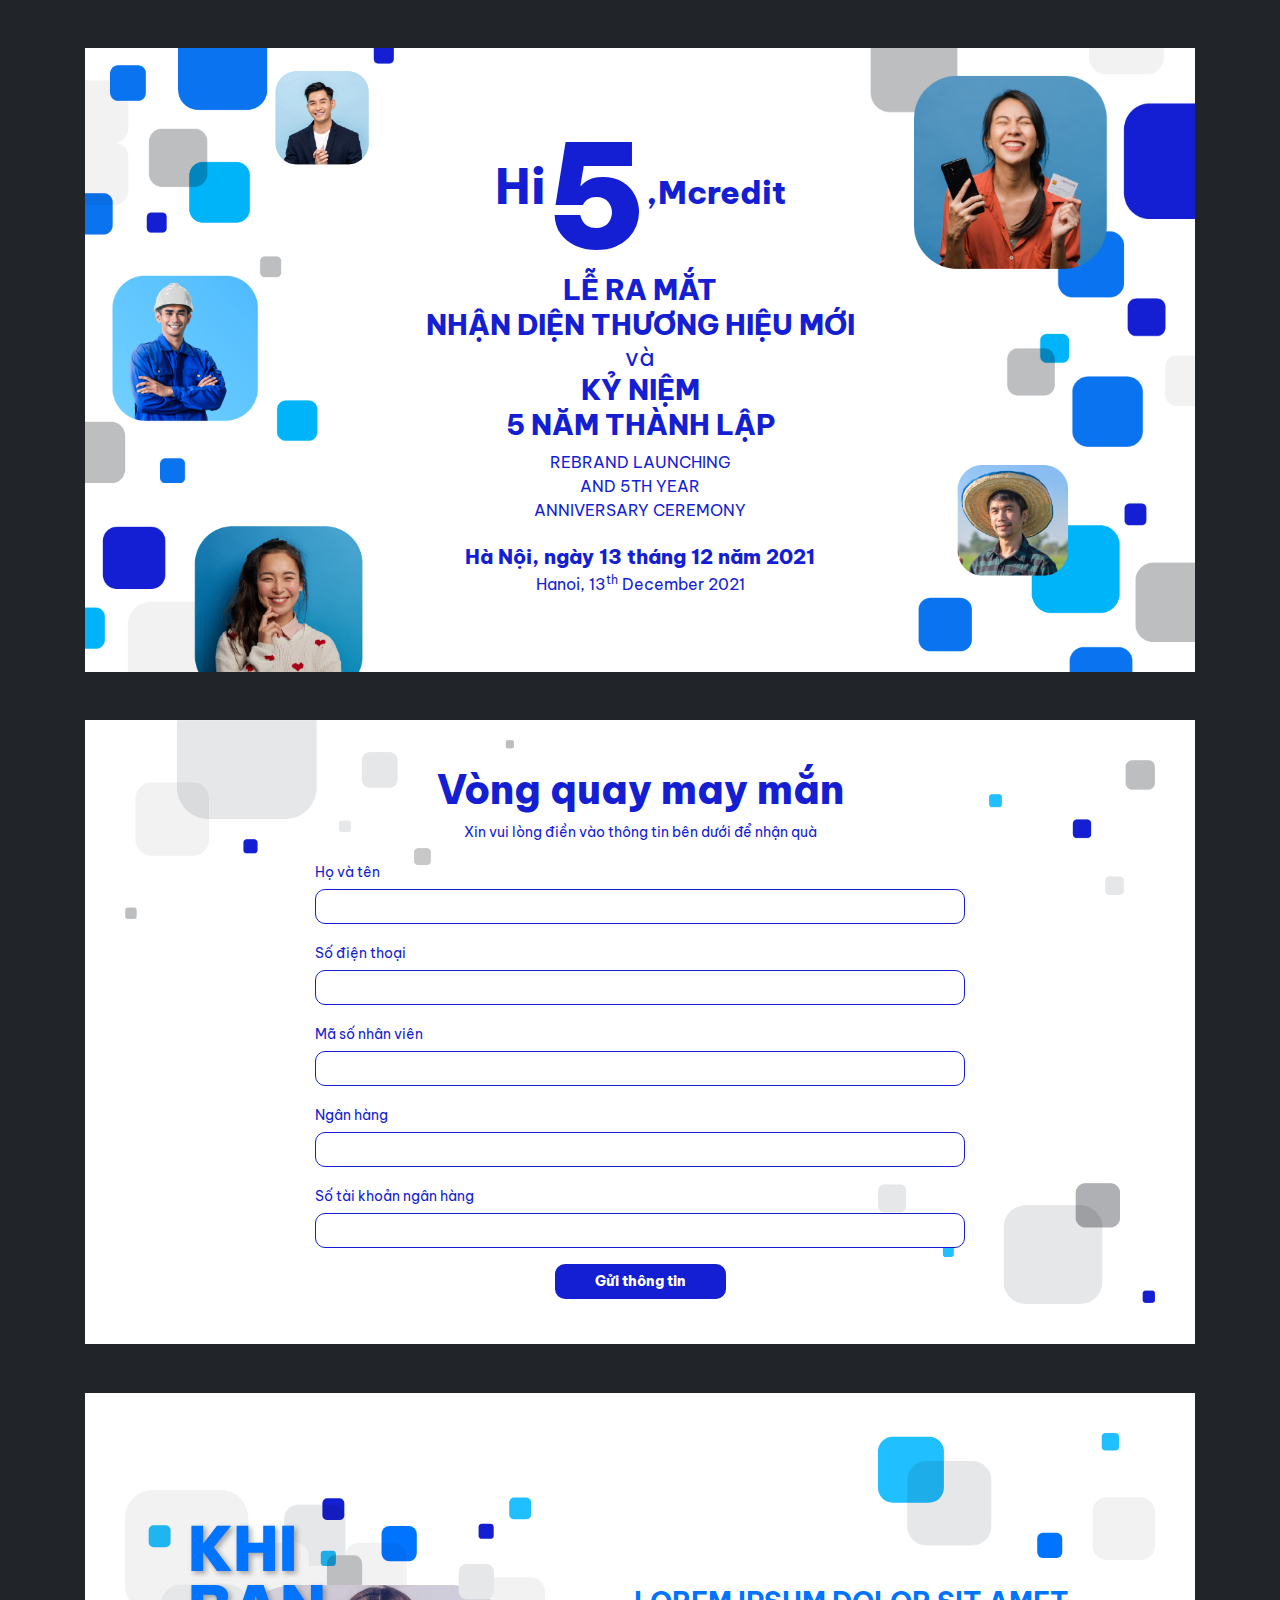
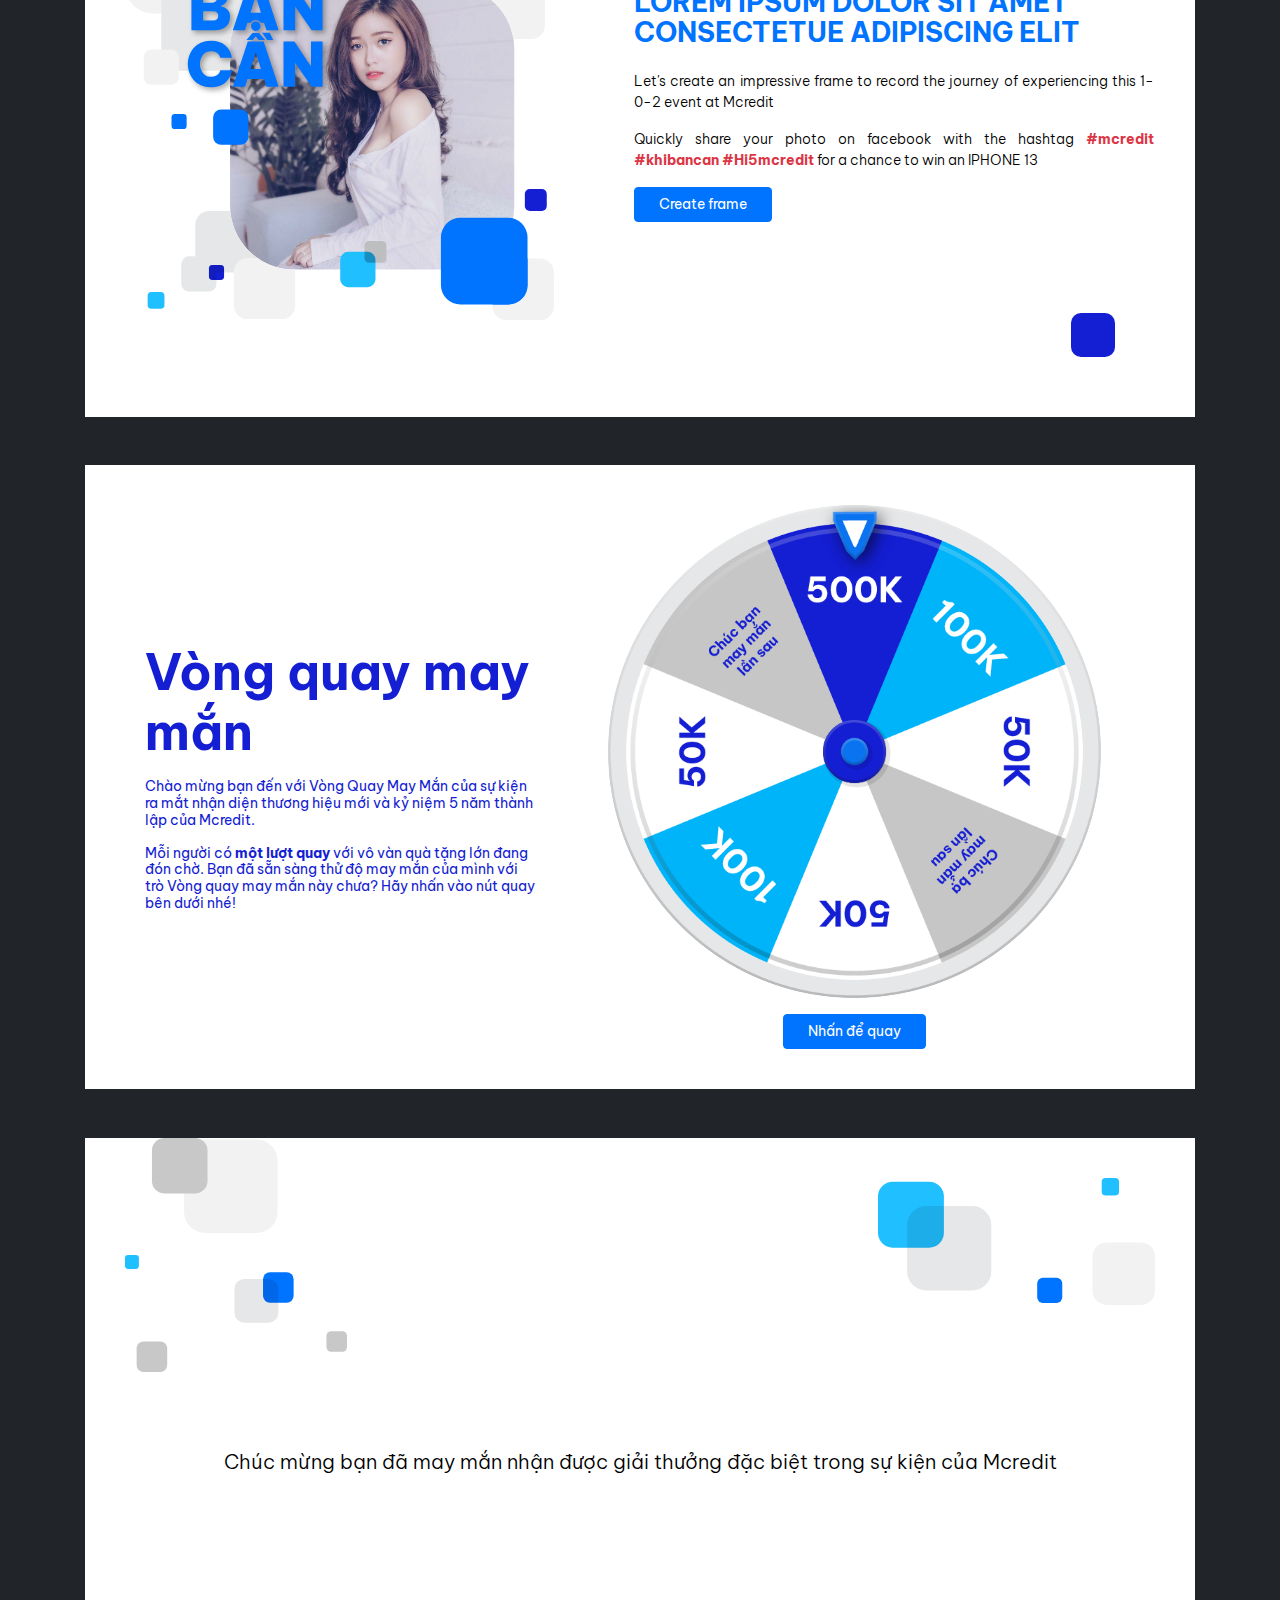
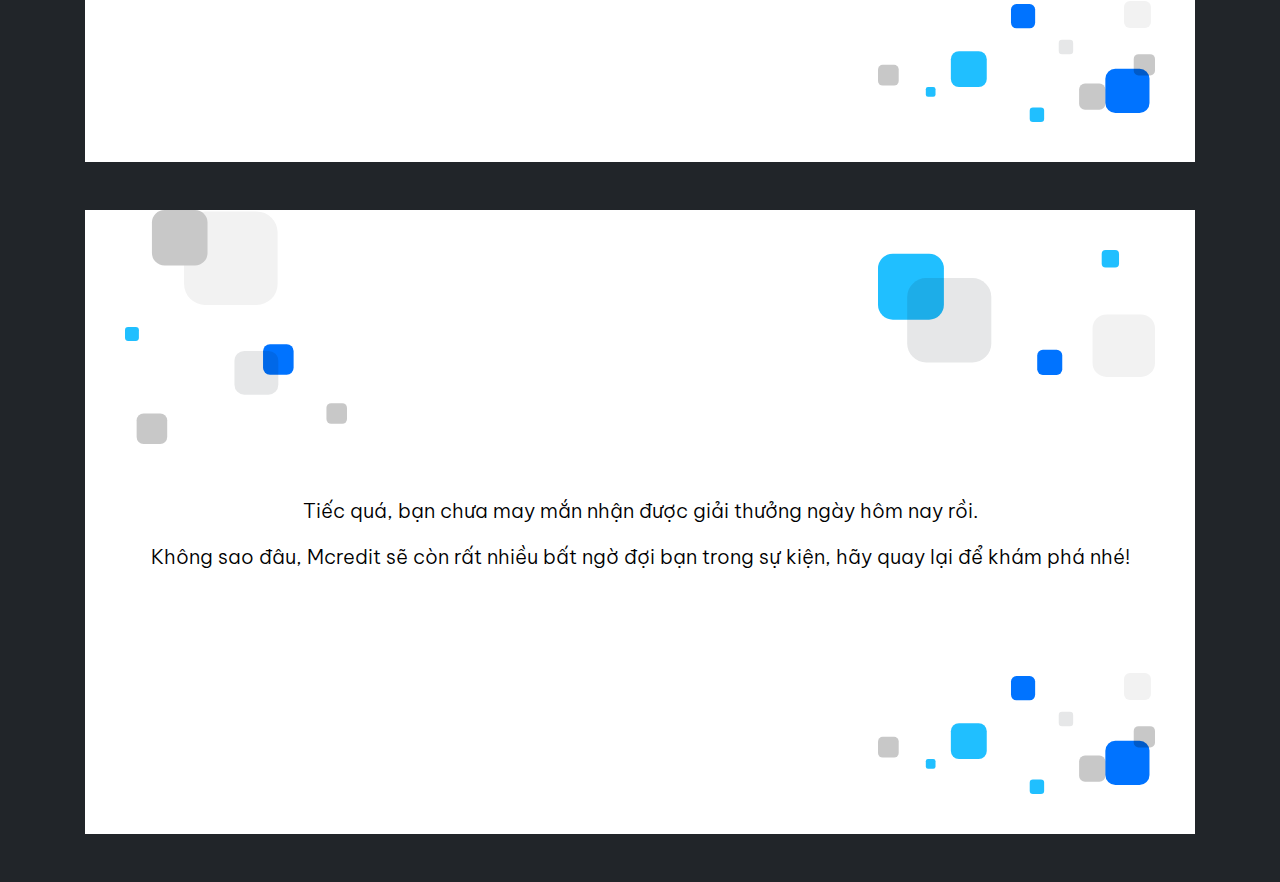
<file: index.html>
<!DOCTYPE html>
<html lang="vi">
    <head>
        <title>Title</title>
        <meta charset="utf-8" />
        <meta name="description" content="Description" />
        <meta name="viewport" content="width=device-width, initial-scale=1, maximum-scale=1, user-scalable=no" />
        <link rel="stylesheet" type="text/css" href="./css/libs.css?v=1.0" />
        <link rel="stylesheet" type="text/css" href="./css/app.css?v=1.0" />
    </head>
    <body>
        <!-- main content-->
        <div class="py-5 bg-dark">
            <div class="container">
                <div class="ratio ratio-16x9 popup-mobile-size mb-5">
                    <iframe src="./intro.html"></iframe>
                </div>
                <div class="ratio ratio-16x9 popup-mobile-size mb-5">
                    <iframe src="./form.html"></iframe>
                </div>
                <div class="ratio ratio-16x9 popup-mobile-size mb-5">
                    <iframe src="./frame.html"></iframe>
                </div>
                <div class="ratio ratio-16x9 popup-mobile-size mb-5">
                    <iframe src="./lucky-rotation.html"></iframe>
                </div>
                <div class="ratio ratio-16x9 popup-mobile-size mb-5">
                    <iframe src="./success.html"></iframe>
                </div>
                <div class="ratio ratio-16x9 popup-mobile-size">
                    <iframe src="./goodluck.html"></iframe>
                </div>
            </div>
        </div>
        <!-- JS-->
        <script src="./js/libs.js?v=1.0"></script>
        <script src="./js/FileSaver.min.js"></script>
        <script src="./js/app.js?v=1.0"></script>
    </body>
</html>
</file>
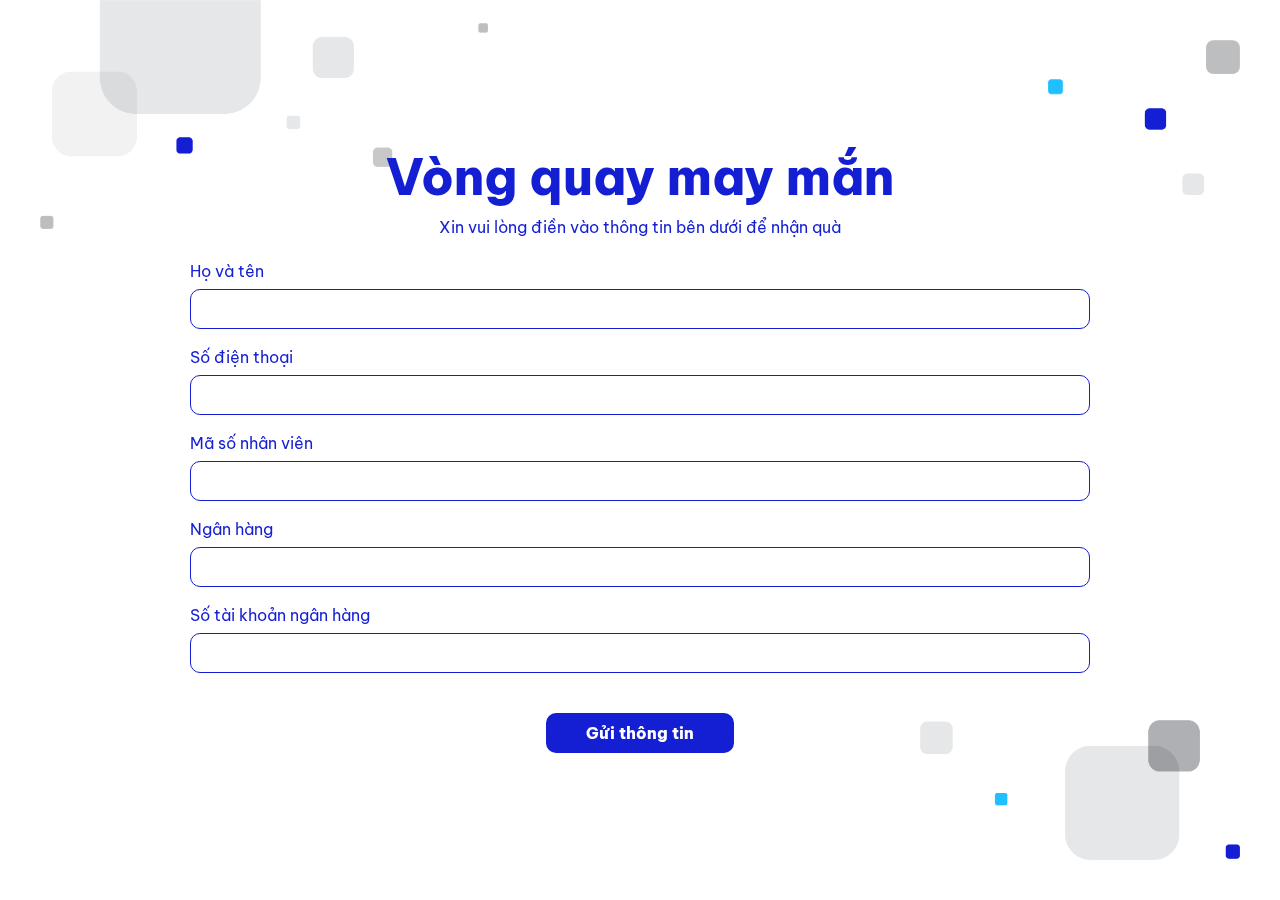
<file: form.html>
<!DOCTYPE html>
<html lang="vi">
    <head>
        <title>Title</title>
        <meta charset="utf-8" />
        <meta name="description" content="Description" />
        <meta name="viewport" content="width=device-width, initial-scale=1, maximum-scale=1, user-scalable=no" />
        <link rel="stylesheet" type="text/css" href="./css/libs.css?v=1.0" />
        <link rel="stylesheet" type="text/css" href="./css/app.css?v=1.0" />
    </head>
    <body>
        <!-- main content-->
        <div class="page">
            <div class="page__content">
                <form class="page__body n-form" action="#!"><img class="frame__texture-5" src="./images/intro-texture-5.png" alt=""><img class="frame__texture-6" src="./images/intro-texture-6.png" alt=""><img class="frame__texture-7" src="./images/intro-texture-7.png" alt="">
                    <div class="n-form__container">
                        <h2 class="n-form__title">Vòng quay may mắn</h2>
                        <div class="n-form__desc">Xin vui lòng điền vào thông tin bên dưới để nhận quà</div>
                        <div class="mb-3">
                            <label class="form-label">Họ và tên</label>
                            <input class="form-control" type="text">
                        </div>
                        <div class="mb-3">
                            <label class="form-label">Số điện thoại</label>
                            <input class="form-control" type="text">
                        </div>
                        <div class="mb-3">
                            <label class="form-label">Mã số nhân viên</label>
                            <input class="form-control" type="text">
                        </div>
                        <div class="mb-3">
                            <label class="form-label">Ngân hàng</label>
                            <input class="form-control" type="text">
                        </div>
                        <div class="mb-3">
                            <label class="form-label">Số tài khoản ngân hàng</label>
                            <input class="form-control" type="text">
                        </div>
                        <div class="n-form__footer text-center">
                            <button class="n-form__btn" type="button">Gửi thông tin</button>
                        </div>
                    </div>
                </form>
            </div>
        </div>
        <!-- JS-->
        <script src="./js/libs.js?v=1.0"></script>
        <script src="./js/FileSaver.min.js"></script>
        <script src="./js/app.js?v=1.0"></script>
    </body>
</html>
</file>
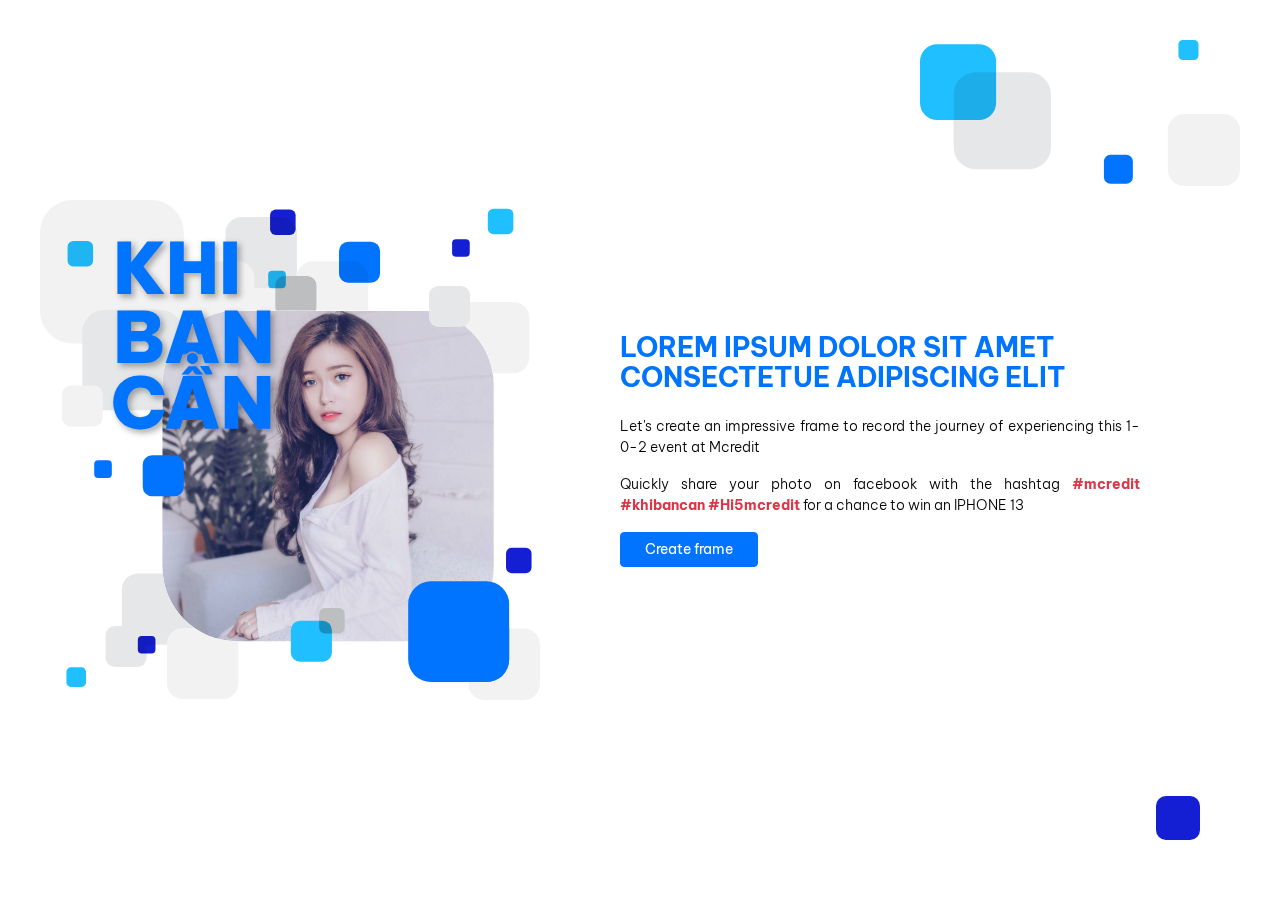
<file: frame.html>
<!DOCTYPE html>
<html lang="vi">
    <head>
        <title>Title</title>
        <meta charset="utf-8" />
        <meta name="description" content="Description" />
        <meta name="viewport" content="width=device-width, initial-scale=1, maximum-scale=1, user-scalable=no" />
        <link rel="stylesheet" type="text/css" href="./css/libs.css?v=1.0" />
        <link rel="stylesheet" type="text/css" href="./css/app.css?v=1.0" />
    </head>
    <body>
        <!-- main content-->
        <div class="page">
            <div class="page__content">
                <div class="page__body frame"><img class="frame__texture-1" src="./images/intro-texture-1.svg" alt=""><img class="frame__texture-2" src="./images/intro-texture-2.svg" alt="">
                    <div class="row align-items-center g-0 w-100">
                        <div class="col-sm-5">
                            <div class="frame__frame"><img class="frame__img" src="./images/intro-img.jpg" alt=""><img class="frame__overlay" src="./images/intro-overlay.svg" alt=""></div>
                        </div>
                        <div class="col-sm-7">
                            <div class="frame__body">
                                <div class="frame__title">Lorem ipsum dolor sit amet consectetue adipiscing elit</div>
                                <div class="frame__content">
                                    <p>Let's create an impressive frame to record the journey of experiencing this 1-0-2 event at Mcredit</p>
                                    <p>Quickly share your photo on facebook with the hashtag <a class="fw-700 text-danger" href="#!">#mcredit</a> <a class="fw-700 text-danger" href="#!">#khibancan</a> <a class="fw-700 text-danger" href="#!">#Hi5mcredit</a> for a chance to win an IPHONE 13</p>
                                </div>
                                <div class="mt-3"><a class="btn btn-primary fs-14 text-white px-4" href="./frame-2.html">Create frame</a></div>
                            </div>
                        </div>
                    </div>
                </div>
            </div>
        </div>
        <!-- JS-->
        <script src="./js/libs.js?v=1.0"></script>
        <script src="./js/FileSaver.min.js"></script>
        <script src="./js/app.js?v=1.0"></script>
    </body>
</html>
</file>
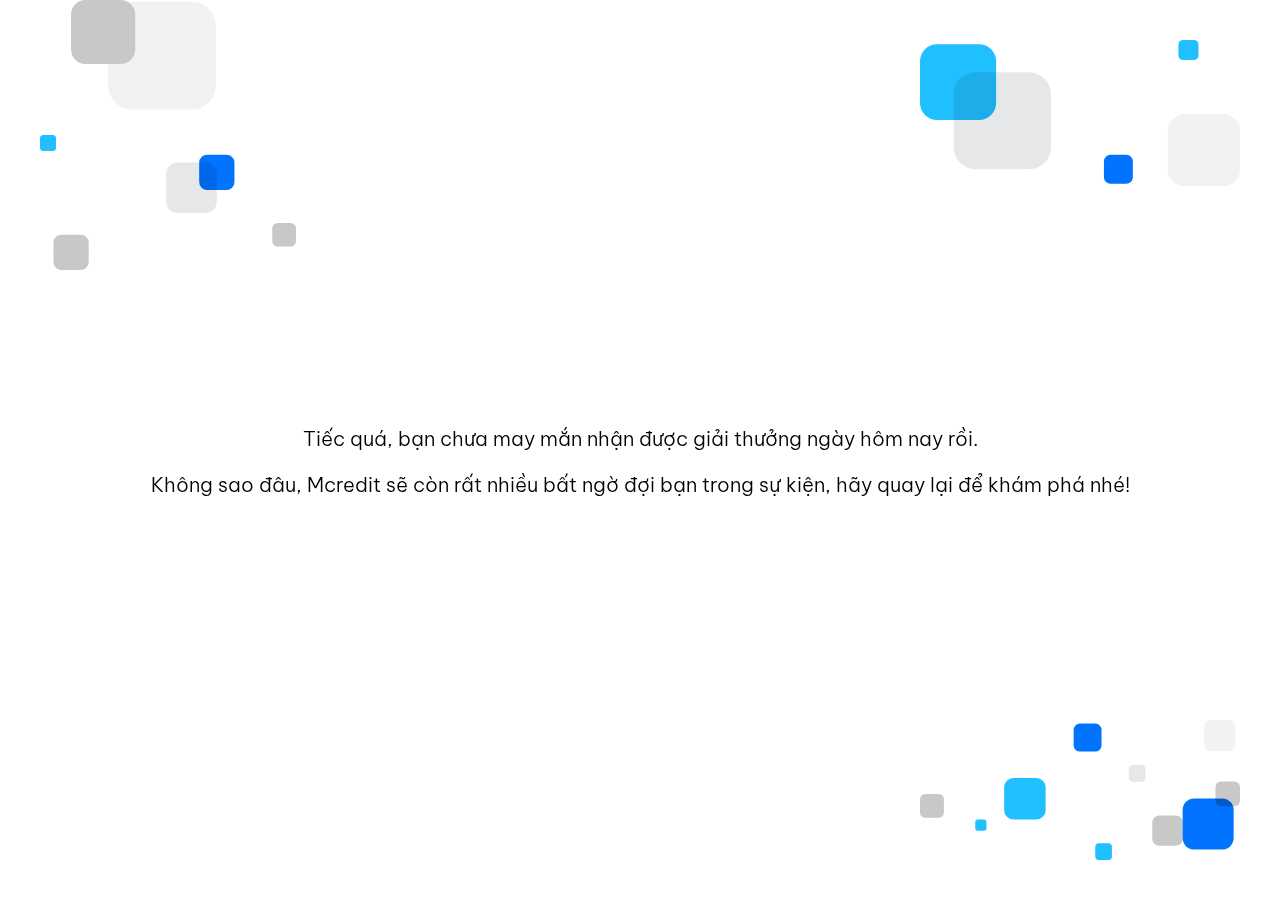
<file: goodluck.html>
<!DOCTYPE html>
<html lang="vi">
    <head>
        <title>Title</title>
        <meta charset="utf-8" />
        <meta name="description" content="Description" />
        <meta name="viewport" content="width=device-width, initial-scale=1, maximum-scale=1, user-scalable=no" />
        <link rel="stylesheet" type="text/css" href="./css/libs.css?v=1.0" />
        <link rel="stylesheet" type="text/css" href="./css/app.css?v=1.0" />
    </head>
    <body>
        <!-- main content-->
        <div class="page">
            <div class="page__content">
                <div class="page__body frame"><img class="frame__texture-1" src="./images/intro-texture-1.svg" alt=""><img class="frame__texture-3" src="./images/intro-texture-3.svg" alt=""><img class="frame__texture-4" src="./images/intro-texture-4.svg" alt="">
                    <div class="frame__content frame__content--lg text-center w-100">
                        <p>Tiếc quá, bạn chưa may mắn nhận được giải thưởng ngày hôm nay rồi.</p>
                        <p>Không sao đâu, Mcredit sẽ còn rất nhiều bất ngờ đợi bạn trong sự kiện, hãy quay lại để khám phá nhé!</p>
                    </div>
                </div>
            </div>
        </div>
        <!-- JS-->
        <script src="./js/libs.js?v=1.0"></script>
        <script src="./js/FileSaver.min.js"></script>
        <script src="./js/app.js?v=1.0"></script>
    </body>
</html>
</file>
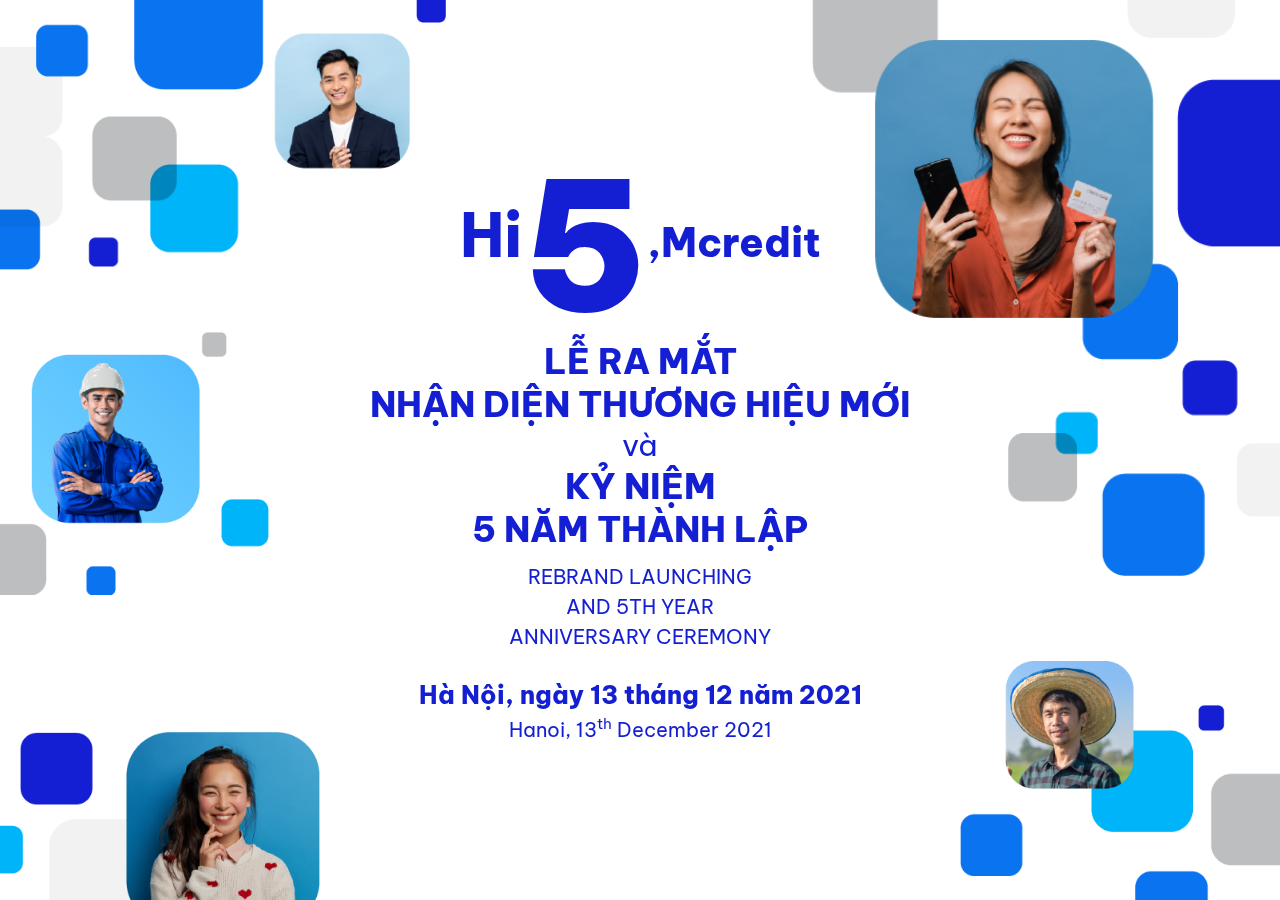
<file: intro.html>
<!DOCTYPE html>
<html lang="vi">
    <head>
        <title>Title</title>
        <meta charset="utf-8" />
        <meta name="description" content="Description" />
        <meta name="viewport" content="width=device-width, initial-scale=1, maximum-scale=1, user-scalable=no" />
        <link rel="stylesheet" type="text/css" href="./css/libs.css?v=1.0" />
        <link rel="stylesheet" type="text/css" href="./css/app.css?v=1.0" />
    </head>
    <body>
        <!-- main content-->
        <div class="page">
            <div class="page__content">
                <div class="page__body intro"><img class="intro__texture-8" src="./images/intro-texture-8.png" alt=""><img class="intro__texture-9" src="./images/intro-texture-9.png" alt=""><img class="intro__texture-10" src="./images/intro-texture-10.png" alt=""><img class="intro__texture-11" src="./images/intro-texture-11.png" alt=""><img class="intro__texture-12" src="./images/intro-texture-12.png" alt=""><img class="intro__texture-13" src="./images/intro-texture-13.png" alt="">
                    <div class="intro__content">
                        <div class="intro__text-1"><span>Hi</span><strong>5</strong>,Mcredit</div>
                        <div class="intro__text-2">Lễ ra mắt<br>Nhận diện thương hiệu mới</div>
                        <div class="intro__text-3">và</div>
                        <div class="intro__text-2">Kỷ niệm<br>5 năm thành lập</div>
                        <div class="intro__text-4">Rebrand launching<br>and 5th year<br>anniversary ceremony</div>
                        <div class="intro__text-5">Hà Nội, ngày 13 tháng 12 năm 2021</div>
                        <div class="intro__text-6">Hanoi, 13<sup>th</sup> December 2021</div>
                    </div>
                </div>
            </div>
        </div>
        <!-- JS-->
        <script src="./js/libs.js?v=1.0"></script>
        <script src="./js/FileSaver.min.js"></script>
        <script src="./js/app.js?v=1.0"></script>
    </body>
</html>
</file>
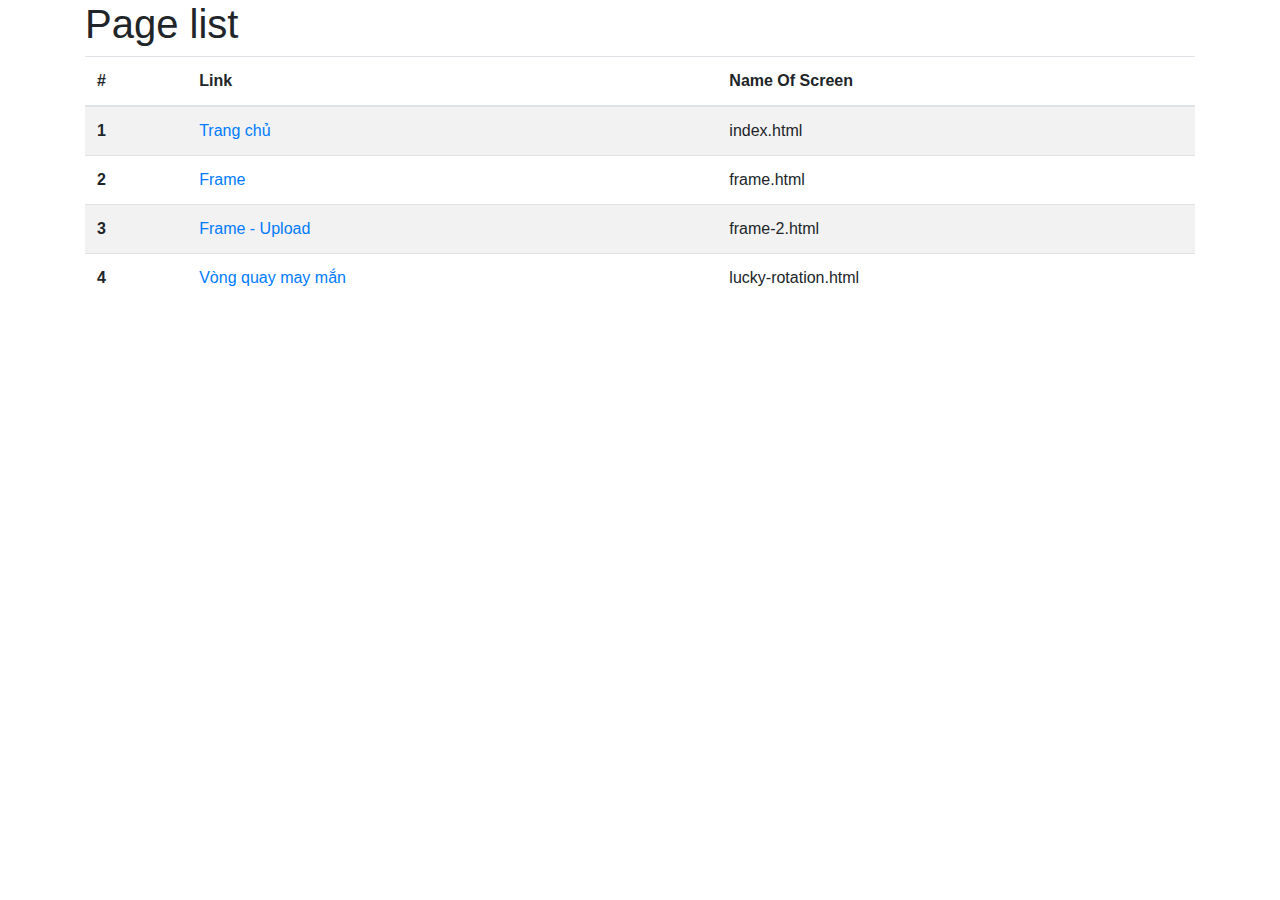
<file: links.html>
<!DOCTYPE html>
<html lang="en">
    <head>
        <meta charset="UTF-8" />
        <meta name="viewport" content="width=device-width, initial-scale=1.0" />
        <meta http-equiv="X-UA-Compatible" content="ie=edge" />
        <title>Pages list</title>
        <link rel="stylesheet" href="https://stackpath.bootstrapcdn.com/bootstrap/4.3.1/css/bootstrap.min.css" />
    </head>
    <body>
        <div class="container">
            <h1 class="page-list__title">Page list</h1>
            <table class="table table-striped">
                <thead>
                    <tr>
                        <th>#</th>
                        <th>Link</th>
                        <th>Name Of Screen</th>
                    </tr>
                </thead>
                <tr>
                    <th>1</th>
                    <td><a class="page-list__link" href="index.html">Trang chủ</a>
                    </td>
                    <td><span class="page-list__file-name">index.html</span>
                    </td>
                </tr>
                <tr>
                    <th>2</th>
                    <td><a class="page-list__link" href="frame.html">Frame</a>
                    </td>
                    <td><span class="page-list__file-name">frame.html</span>
                    </td>
                </tr>
                <tr>
                    <th>3</th>
                    <td><a class="page-list__link" href="frame-2.html">Frame - Upload</a>
                    </td>
                    <td><span class="page-list__file-name">frame-2.html</span>
                    </td>
                </tr>
                <tr>
                    <th>4</th>
                    <td><a class="page-list__link" href="lucky-rotation.html">Vòng quay may mắn</a>
                    </td>
                    <td><span class="page-list__file-name">lucky-rotation.html</span>
                    </td>
                </tr>
            </table>
        </div>
    </body>
</html>
</file>
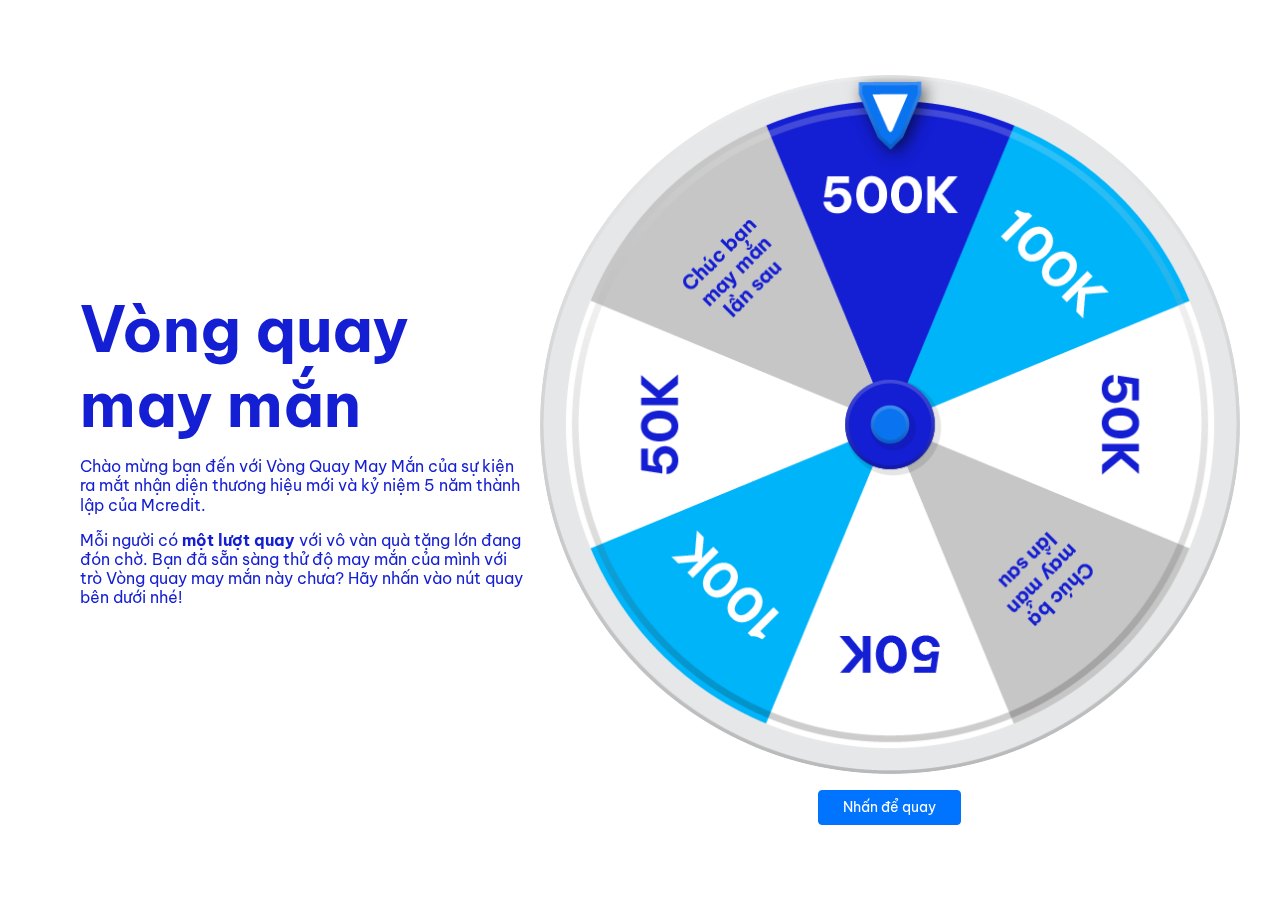
<file: lucky-rotation.html>
<!DOCTYPE html>
<html lang="vi">
    <head>
        <title>Title</title>
        <meta charset="utf-8" />
        <meta name="description" content="Description" />
        <meta name="viewport" content="width=device-width, initial-scale=1, maximum-scale=1, user-scalable=no" />
        <link rel="stylesheet" type="text/css" href="./css/libs.css?v=1.0" />
        <link rel="stylesheet" type="text/css" href="./css/app.css?v=1.0" />
    </head>
    <body>
        <!-- main content-->
        <div class="page">
            <div class="page__content">
                <div class="page__body lucky-rotation">
                    <div class="row align-items-center g-0 w-100">
                        <div class="col-sm-5">
                            <div class="lucky-rotation__content">
                                <div class="lucky-rotation__title">Vòng quay may mắn</div>
                                <div class="lucky-rotation__desc">
                                    <p>Chào mừng bạn đến với Vòng Quay May Mắn của sự kiện ra mắt nhận diện thương hiệu mới và kỷ niệm 5 năm thành lập của Mcredit.</p>
                                    <p>Mỗi người có <strong>một lượt quay</strong> với vô vàn quà tặng lớn đang đón chờ. Bạn đã sẵn sàng thử độ may mắn của mình với trò Vòng quay may mắn này chưa? Hãy nhấn vào nút quay bên dưới nhé!</p>
                                </div>
                            </div>
                        </div>
                        <div class="col-sm-7">
                            <div class="m-game">
                                <div class="m-game__circle"><img class="m-game__bg" src="./images/lucky-rotation.png" alt="">
                                    <div class="m-game__light"></div><img class="m-game__overlay" src="./images/lucky-rotation-overlay.png" alt=""><img class="m-game__caret" src="./images/lucky-rotation-caret.png" alt="">
                                </div>
                            </div>
                            <!-- Phần thưởng 1-->
                            <div class="js-game-gift" data-scale="30"></div>
                            <!-- Phần thưởng 2-->
                            <div class="js-game-gift" data-scale="20"></div>
                            <!-- Phần thưởng 3-->
                            <div class="js-game-gift" data-scale="15"></div>
                            <!-- Phần thưởng 4-->
                            <div class="js-game-gift" data-scale="15"></div>
                            <!-- Phần thưởng 5-->
                            <div class="js-game-gift" data-scale="10"></div>
                            <!-- Phần thưởng 6-->
                            <div class="js-game-gift" data-scale="8"></div>
                            <!-- Phần thưởng 7-->
                            <div class="js-game-gift" data-scale="0"></div>
                            <!-- Phần thưởng 8-->
                            <div class="js-game-gift" data-scale="2"></div>
                            <div class="text-center mt-3">
                                <button class="lucky-rotation__btn btn btn-primary text-white js-game-start" type="button">Nhấn để quay</button>
                            </div>
                        </div>
                    </div>
                </div>
            </div>
        </div>
        <!-- JS-->
        <script src="./js/libs.js?v=1.0"></script>
        <script src="./js/FileSaver.min.js"></script>
        <script src="./js/app.js?v=1.0"></script>
    </body>
</html>
</file>
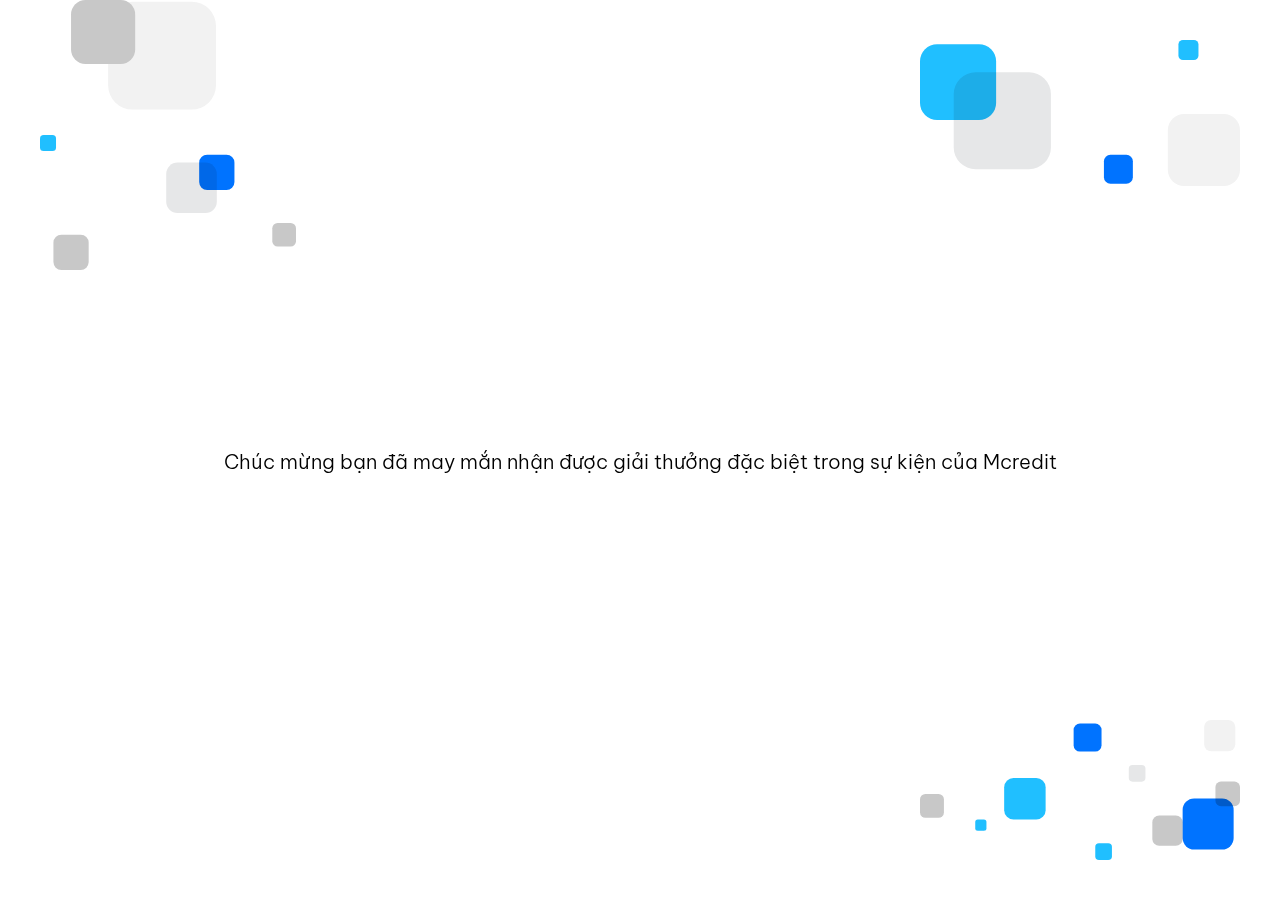
<file: success.html>
<!DOCTYPE html>
<html lang="vi">
    <head>
        <title>Title</title>
        <meta charset="utf-8" />
        <meta name="description" content="Description" />
        <meta name="viewport" content="width=device-width, initial-scale=1, maximum-scale=1, user-scalable=no" />
        <link rel="stylesheet" type="text/css" href="./css/libs.css?v=1.0" />
        <link rel="stylesheet" type="text/css" href="./css/app.css?v=1.0" />
    </head>
    <body>
        <!-- main content-->
        <div class="page">
            <div class="page__content">
                <div class="page__body frame"><img class="frame__texture-1" src="./images/intro-texture-1.svg" alt=""><img class="frame__texture-3" src="./images/intro-texture-3.svg" alt=""><img class="frame__texture-4" src="./images/intro-texture-4.svg" alt="">
                    <div class="frame__content frame__content--lg text-center w-100">
                        <p>Chúc mừng bạn đã may mắn nhận được giải thưởng đặc biệt trong sự kiện của Mcredit</p>
                    </div>
                </div>
            </div>
        </div>
        <!-- JS-->
        <script src="./js/libs.js?v=1.0"></script>
        <script src="./js/FileSaver.min.js"></script>
        <script src="./js/app.js?v=1.0"></script>
    </body>
</html>
</file>
<file: css/libs.css>
@font-face{font-family:swiper-icons;src:url("data:application/font-woff;charset=utf-8;base64, [base64]//wADZ2x5ZgAAAywAAADMAAAD2MHtryVoZWFkAAABbAAAADAAAAA2E2+eoWhoZWEAAAGcAAAAHwAAACQC9gDzaG10eAAAAigAAAAZAAAArgJkABFsb2NhAAAC0AAAAFoAAABaFQAUGG1heHAAAAG8AAAAHwAAACAAcABAbmFtZQAAA/gAAAE5AAACXvFdBwlwb3N0AAAFNAAAAGIAAACE5s74hXjaY2BkYGAAYpf5Hu/j+W2+MnAzMYDAzaX6QjD6/4//Bxj5GA8AuRwMYGkAPywL13jaY2BkYGA88P8Agx4j+/8fQDYfA1AEBWgDAIB2BOoAeNpjYGRgYNBh4GdgYgABEMnIABJzYNADCQAACWgAsQB42mNgYfzCOIGBlYGB0YcxjYGBwR1Kf2WQZGhhYGBiYGVmgAFGBiQQkOaawtDAoMBQxXjg/wEGPcYDDA4wNUA2CCgwsAAAO4EL6gAAeNpj2M0gyAACqxgGNWBkZ2D4/wMA+xkDdgAAAHjaY2BgYGaAYBkGRgYQiAHyGMF8FgYHIM3DwMHABGQrMOgyWDLEM1T9/w8UBfEMgLzE////P/5//f/V/xv+r4eaAAeMbAxwIUYmIMHEgKYAYjUcsDAwsLKxc3BycfPw8jEQA/[base64]/uznmfPFBNODM2K7MTQ45YEAZqGP81AmGGcF3iPqOop0r1SPTaTbVkfUe4HXj97wYE+yNwWYxwWu4v1ugWHgo3S1XdZEVqWM7ET0cfnLGxWfkgR42o2PvWrDMBSFj/IHLaF0zKjRgdiVMwScNRAoWUoH78Y2icB/yIY09An6AH2Bdu/UB+yxopYshQiEvnvu0dURgDt8QeC8PDw7Fpji3fEA4z/PEJ6YOB5hKh4dj3EvXhxPqH/SKUY3rJ7srZ4FZnh1PMAtPhwP6fl2PMJMPDgeQ4rY8YT6Gzao0eAEA409DuggmTnFnOcSCiEiLMgxCiTI6Cq5DZUd3Qmp10vO0LaLTd2cjN4fOumlc7lUYbSQcZFkutRG7g6JKZKy0RmdLY680CDnEJ+UMkpFFe1RN7nxdVpXrC4aTtnaurOnYercZg2YVmLN/d/gczfEimrE/fs/bOuq29Zmn8tloORaXgZgGa78yO9/cnXm2BpaGvq25Dv9S4E9+5SIc9PqupJKhYFSSl47+Qcr1mYNAAAAeNptw0cKwkAAAMDZJA8Q7OUJvkLsPfZ6zFVERPy8qHh2YER+3i/BP83vIBLLySsoKimrqKqpa2hp6+jq6RsYGhmbmJqZSy0sraxtbO3sHRydnEMU4uR6yx7JJXveP7WrDycAAAAAAAH//wACeNpjYGRgYOABYhkgZgJCZgZNBkYGLQZtIJsFLMYAAAw3ALgAeNolizEKgDAQBCchRbC2sFER0YD6qVQiBCv/H9ezGI6Z5XBAw8CBK/m5iQQVauVbXLnOrMZv2oLdKFa8Pjuru2hJzGabmOSLzNMzvutpB3N42mNgZGBg4GKQYzBhYMxJLMlj4GBgAYow/P/PAJJhLM6sSoWKfWCAAwDAjgbRAAB42mNgYGBkAIIbCZo5IPrmUn0hGA0AO8EFTQAA") format("woff");font-weight:400;font-style:normal}:root{--swiper-theme-color:#007aff}.swiper-container{margin-left:auto;margin-right:auto;position:relative;overflow:hidden;list-style:none;padding:0;z-index:1}.swiper-container-vertical>.swiper-wrapper{flex-direction:column}.swiper-wrapper{position:relative;width:100%;height:100%;z-index:1;display:flex;transition-property:transform;box-sizing:content-box}.swiper-container-android .swiper-slide,.swiper-wrapper{transform:translate3d(0,0,0)}.swiper-container-multirow>.swiper-wrapper{flex-wrap:wrap}.swiper-container-multirow-column>.swiper-wrapper{flex-wrap:wrap;flex-direction:column}.swiper-container-free-mode>.swiper-wrapper{transition-timing-function:ease-out;margin:0 auto}.swiper-slide{flex-shrink:0;width:100%;height:100%;position:relative;transition-property:transform}.swiper-slide-invisible-blank{visibility:hidden}.swiper-container-autoheight,.swiper-container-autoheight .swiper-slide{height:auto}.swiper-container-autoheight .swiper-wrapper{align-items:flex-start;transition-property:transform,height}.swiper-container-3d{perspective:1200px}.swiper-container-3d .swiper-cube-shadow,.swiper-container-3d .swiper-slide,.swiper-container-3d .swiper-slide-shadow-bottom,.swiper-container-3d .swiper-slide-shadow-left,.swiper-container-3d .swiper-slide-shadow-right,.swiper-container-3d .swiper-slide-shadow-top,.swiper-container-3d .swiper-wrapper{transform-style:preserve-3d}.swiper-container-3d .swiper-slide-shadow-bottom,.swiper-container-3d .swiper-slide-shadow-left,.swiper-container-3d .swiper-slide-shadow-right,.swiper-container-3d .swiper-slide-shadow-top{position:absolute;left:0;top:0;width:100%;height:100%;pointer-events:none;z-index:10}.swiper-container-3d .swiper-slide-shadow-left{background-image:linear-gradient(to left,rgba(0,0,0,.5),rgba(0,0,0,0))}.swiper-container-3d .swiper-slide-shadow-right{background-image:linear-gradient(to right,rgba(0,0,0,.5),rgba(0,0,0,0))}.swiper-container-3d .swiper-slide-shadow-top{background-image:linear-gradient(to top,rgba(0,0,0,.5),rgba(0,0,0,0))}.swiper-container-3d .swiper-slide-shadow-bottom{background-image:linear-gradient(to bottom,rgba(0,0,0,.5),rgba(0,0,0,0))}.swiper-container-css-mode>.swiper-wrapper{overflow:auto;scrollbar-width:none;-ms-overflow-style:none}.swiper-container-css-mode>.swiper-wrapper::-webkit-scrollbar{display:none}.swiper-container-css-mode>.swiper-wrapper>.swiper-slide{scroll-snap-align:start start}.swiper-container-horizontal.swiper-container-css-mode>.swiper-wrapper{scroll-snap-type:x mandatory}.swiper-container-vertical.swiper-container-css-mode>.swiper-wrapper{scroll-snap-type:y mandatory}:root{--swiper-navigation-size:44px}.swiper-button-next,.swiper-button-prev{position:absolute;top:50%;width:calc(var(--swiper-navigation-size)/ 44 * 27);height:var(--swiper-navigation-size);margin-top:calc(-1 * var(--swiper-navigation-size)/ 2);z-index:10;cursor:pointer;display:flex;align-items:center;justify-content:center;color:var(--swiper-navigation-color,var(--swiper-theme-color))}.swiper-button-next.swiper-button-disabled,.swiper-button-prev.swiper-button-disabled{opacity:.35;cursor:auto;pointer-events:none}.swiper-button-next:after,.swiper-button-prev:after{font-family:swiper-icons;font-size:var(--swiper-navigation-size);text-transform:none!important;letter-spacing:0;text-transform:none;font-variant:initial;line-height:1}.swiper-button-prev,.swiper-container-rtl .swiper-button-next{left:10px;right:auto}.swiper-button-prev:after,.swiper-container-rtl .swiper-button-next:after{content:'prev'}.swiper-button-next,.swiper-container-rtl .swiper-button-prev{right:10px;left:auto}.swiper-button-next:after,.swiper-container-rtl .swiper-button-prev:after{content:'next'}.swiper-button-next.swiper-button-white,.swiper-button-prev.swiper-button-white{--swiper-navigation-color:#ffffff}.swiper-button-next.swiper-button-black,.swiper-button-prev.swiper-button-black{--swiper-navigation-color:#000000}.swiper-button-lock{display:none}.swiper-pagination{position:absolute;text-align:center;transition:.3s opacity;transform:translate3d(0,0,0);z-index:10}.swiper-pagination.swiper-pagination-hidden{opacity:0}.swiper-container-horizontal>.swiper-pagination-bullets,.swiper-pagination-custom,.swiper-pagination-fraction{bottom:10px;left:0;width:100%}.swiper-pagination-bullets-dynamic{overflow:hidden;font-size:0}.swiper-pagination-bullets-dynamic .swiper-pagination-bullet{transform:scale(.33);position:relative}.swiper-pagination-bullets-dynamic .swiper-pagination-bullet-active{transform:scale(1)}.swiper-pagination-bullets-dynamic .swiper-pagination-bullet-active-main{transform:scale(1)}.swiper-pagination-bullets-dynamic .swiper-pagination-bullet-active-prev{transform:scale(.66)}.swiper-pagination-bullets-dynamic .swiper-pagination-bullet-active-prev-prev{transform:scale(.33)}.swiper-pagination-bullets-dynamic .swiper-pagination-bullet-active-next{transform:scale(.66)}.swiper-pagination-bullets-dynamic .swiper-pagination-bullet-active-next-next{transform:scale(.33)}.swiper-pagination-bullet{width:8px;height:8px;display:inline-block;border-radius:100%;background:#000;opacity:.2}button.swiper-pagination-bullet{border:none;margin:0;padding:0;box-shadow:none;-webkit-appearance:none;-moz-appearance:none;appearance:none}.swiper-pagination-clickable .swiper-pagination-bullet{cursor:pointer}.swiper-pagination-bullet-active{opacity:1;background:var(--swiper-pagination-color,var(--swiper-theme-color))}.swiper-container-vertical>.swiper-pagination-bullets{right:10px;top:50%;transform:translate3d(0,-50%,0)}.swiper-container-vertical>.swiper-pagination-bullets .swiper-pagination-bullet{margin:6px 0;display:block}.swiper-container-vertical>.swiper-pagination-bullets.swiper-pagination-bullets-dynamic{top:50%;transform:translateY(-50%);width:8px}.swiper-container-vertical>.swiper-pagination-bullets.swiper-pagination-bullets-dynamic .swiper-pagination-bullet{display:inline-block;transition:.2s transform,.2s top}.swiper-container-horizontal>.swiper-pagination-bullets .swiper-pagination-bullet{margin:0 4px}.swiper-container-horizontal>.swiper-pagination-bullets.swiper-pagination-bullets-dynamic{left:50%;transform:translateX(-50%);white-space:nowrap}.swiper-container-horizontal>.swiper-pagination-bullets.swiper-pagination-bullets-dynamic .swiper-pagination-bullet{transition:.2s transform,.2s left}.swiper-container-horizontal.swiper-container-rtl>.swiper-pagination-bullets-dynamic .swiper-pagination-bullet{transition:.2s transform,.2s right}.swiper-pagination-progressbar{background:rgba(0,0,0,.25);position:absolute}.swiper-pagination-progressbar .swiper-pagination-progressbar-fill{background:var(--swiper-pagination-color,var(--swiper-theme-color));position:absolute;left:0;top:0;width:100%;height:100%;transform:scale(0);transform-origin:left top}.swiper-container-rtl .swiper-pagination-progressbar .swiper-pagination-progressbar-fill{transform-origin:right top}.swiper-container-horizontal>.swiper-pagination-progressbar,.swiper-container-vertical>.swiper-pagination-progressbar.swiper-pagination-progressbar-opposite{width:100%;height:4px;left:0;top:0}.swiper-container-horizontal>.swiper-pagination-progressbar.swiper-pagination-progressbar-opposite,.swiper-container-vertical>.swiper-pagination-progressbar{width:4px;height:100%;left:0;top:0}.swiper-pagination-white{--swiper-pagination-color:#ffffff}.swiper-pagination-black{--swiper-pagination-color:#000000}.swiper-pagination-lock{display:none}.swiper-scrollbar{border-radius:10px;position:relative;-ms-touch-action:none;background:rgba(0,0,0,.1)}.swiper-container-horizontal>.swiper-scrollbar{position:absolute;left:1%;bottom:3px;z-index:50;height:5px;width:98%}.swiper-container-vertical>.swiper-scrollbar{position:absolute;right:3px;top:1%;z-index:50;width:5px;height:98%}.swiper-scrollbar-drag{height:100%;width:100%;position:relative;background:rgba(0,0,0,.5);border-radius:10px;left:0;top:0}.swiper-scrollbar-cursor-drag{cursor:move}.swiper-scrollbar-lock{display:none}.swiper-zoom-container{width:100%;height:100%;display:flex;justify-content:center;align-items:center;text-align:center}.swiper-zoom-container>canvas,.swiper-zoom-container>img,.swiper-zoom-container>svg{max-width:100%;max-height:100%;object-fit:contain}.swiper-slide-zoomed{cursor:move}.swiper-lazy-preloader{width:42px;height:42px;position:absolute;left:50%;top:50%;margin-left:-21px;margin-top:-21px;z-index:10;transform-origin:50%;animation:swiper-preloader-spin 1s infinite linear;box-sizing:border-box;border:4px solid var(--swiper-preloader-color,var(--swiper-theme-color));border-radius:50%;border-top-color:transparent}.swiper-lazy-preloader-white{--swiper-preloader-color:#fff}.swiper-lazy-preloader-black{--swiper-preloader-color:#000}@keyframes swiper-preloader-spin{100%{transform:rotate(360deg)}}.swiper-container .swiper-notification{position:absolute;left:0;top:0;pointer-events:none;opacity:0;z-index:-1000}.swiper-container-fade.swiper-container-free-mode .swiper-slide{transition-timing-function:ease-out}.swiper-container-fade .swiper-slide{pointer-events:none;transition-property:opacity}.swiper-container-fade .swiper-slide .swiper-slide{pointer-events:none}.swiper-container-fade .swiper-slide-active,.swiper-container-fade .swiper-slide-active .swiper-slide-active{pointer-events:auto}.swiper-container-cube{overflow:visible}.swiper-container-cube .swiper-slide{pointer-events:none;-webkit-backface-visibility:hidden;backface-visibility:hidden;z-index:1;visibility:hidden;transform-origin:0 0;width:100%;height:100%}.swiper-container-cube .swiper-slide .swiper-slide{pointer-events:none}.swiper-container-cube.swiper-container-rtl .swiper-slide{transform-origin:100% 0}.swiper-container-cube .swiper-slide-active,.swiper-container-cube .swiper-slide-active .swiper-slide-active{pointer-events:auto}.swiper-container-cube .swiper-slide-active,.swiper-container-cube .swiper-slide-next,.swiper-container-cube .swiper-slide-next+.swiper-slide,.swiper-container-cube .swiper-slide-prev{pointer-events:auto;visibility:visible}.swiper-container-cube .swiper-slide-shadow-bottom,.swiper-container-cube .swiper-slide-shadow-left,.swiper-container-cube .swiper-slide-shadow-right,.swiper-container-cube .swiper-slide-shadow-top{z-index:0;-webkit-backface-visibility:hidden;backface-visibility:hidden}.swiper-container-cube .swiper-cube-shadow{position:absolute;left:0;bottom:0;width:100%;height:100%;background:#000;opacity:.6;-webkit-filter:blur(50px);filter:blur(50px);z-index:0}.swiper-container-flip{overflow:visible}.swiper-container-flip .swiper-slide{pointer-events:none;-webkit-backface-visibility:hidden;backface-visibility:hidden;z-index:1}.swiper-container-flip .swiper-slide .swiper-slide{pointer-events:none}.swiper-container-flip .swiper-slide-active,.swiper-container-flip .swiper-slide-active .swiper-slide-active{pointer-events:auto}.swiper-container-flip .swiper-slide-shadow-bottom,.swiper-container-flip .swiper-slide-shadow-left,.swiper-container-flip .swiper-slide-shadow-right,.swiper-container-flip .swiper-slide-shadow-top{z-index:0;-webkit-backface-visibility:hidden;backface-visibility:hidden}
</file>
